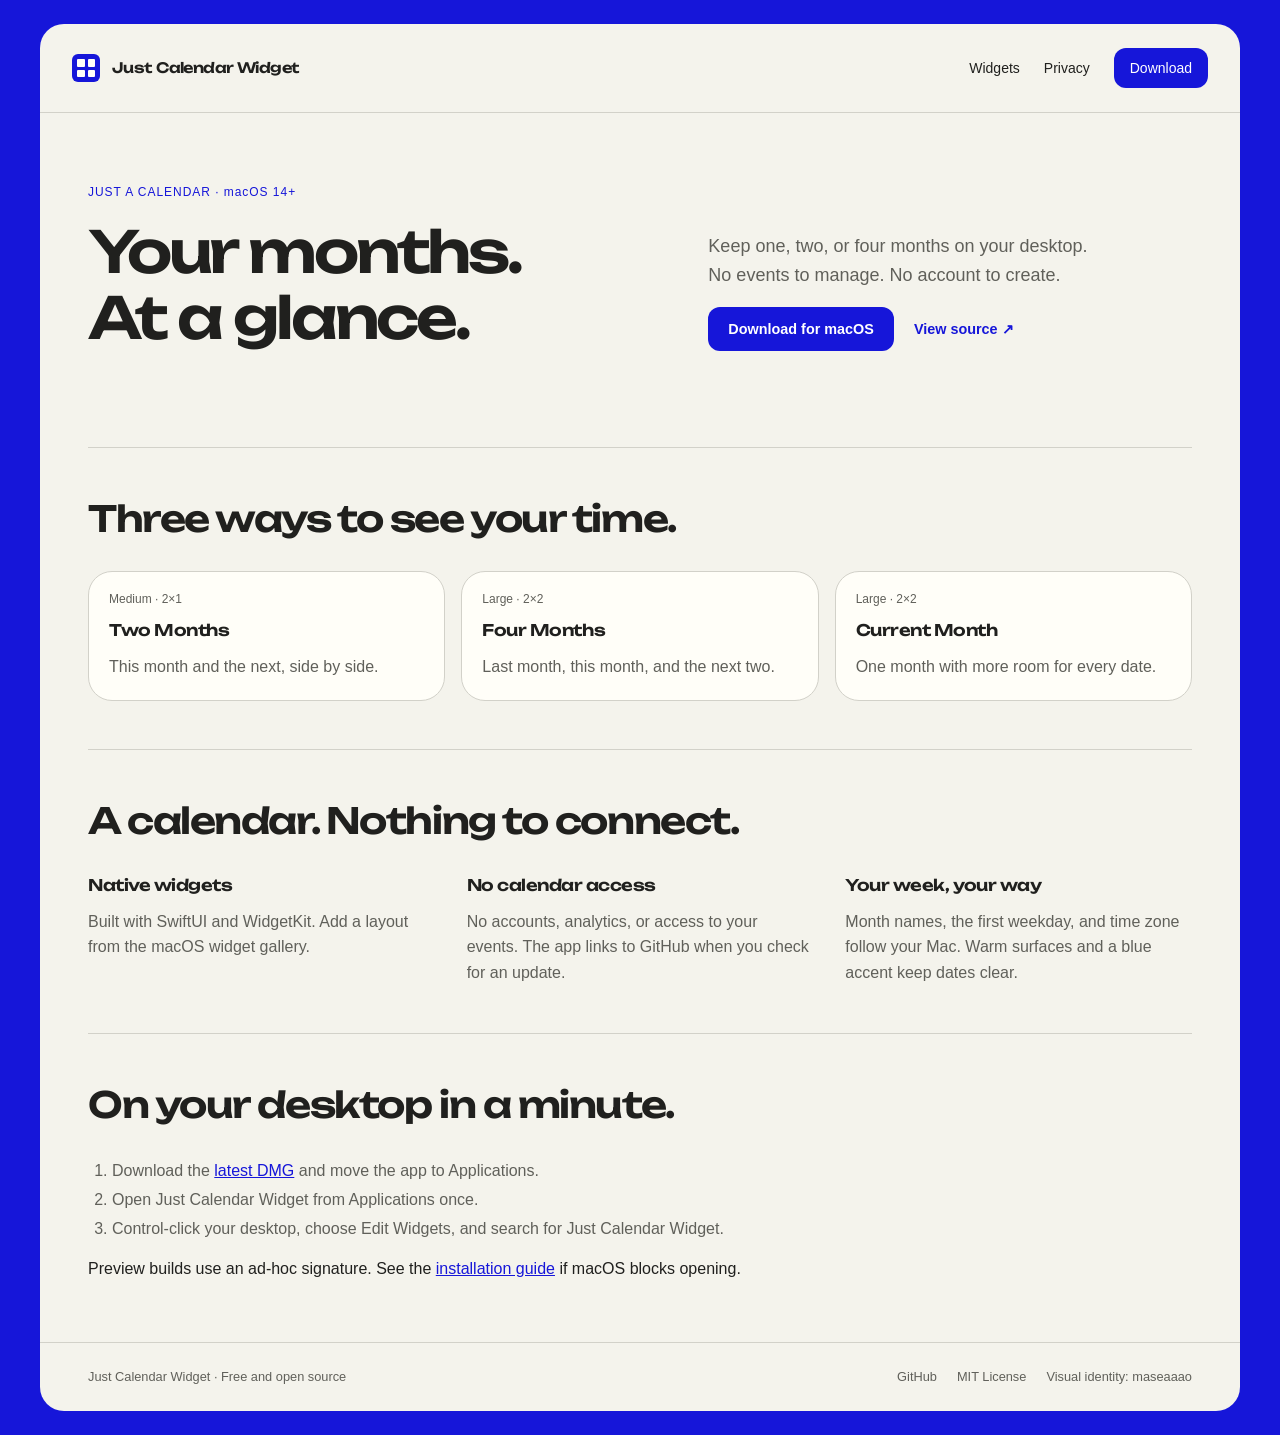
<file: docs/index.html>
<!doctype html>
<html lang="en">
  <head>
    <meta charset="utf-8" />
    <meta name="viewport" content="width=device-width, initial-scale=1" />
    <meta name="description" content="Three native calendar widgets for macOS. No accounts, events, or subscriptions." />
    <meta name="theme-color" content="#1616d9" />
    <title>Just Calendar Widget</title>
    <link rel="stylesheet" href="styles.css" />
  </head>
  <body>
    <a class="skip-link" href="#main">Skip to content</a>
    <header class="site-header">
      <a class="brand" href="#top" aria-label="Just Calendar Widget home">
        <span class="brand-mark" aria-hidden="true"><i></i><i></i><i></i><i></i></span>
        <span>Just Calendar Widget</span>
      </a>
      <nav aria-label="Main navigation">
        <a href="#widgets">Widgets</a>
        <a href="#privacy">Privacy</a>
        <a class="nav-download" href="https://github.com/maxxborer/just-calendar-widget/releases">Download</a>
      </nav>
    </header>
    <main id="main">
      <section class="hero" id="top" aria-labelledby="hero-title">
        <div class="hero-heading">
          <div>
            <p class="eyebrow">JUST A CALENDAR · macOS 14+</p>
            <h1 id="hero-title">Your months.<br />At a glance.</h1>
          </div>
          <div>
            <p class="hero-copy">Keep one, two, or four months on your desktop. No events to manage. No account to create.</p>
            <div class="hero-actions">
              <a class="button button-primary" href="https://github.com/maxxborer/just-calendar-widget/releases">Download for macOS</a>
              <a class="button button-text" href="https://github.com/maxxborer/just-calendar-widget">View source ↗</a>
            </div>
          </div>
        </div>
        <!-- native-gallery:start -->
        <!-- native-gallery:end -->
      </section>
      <section class="widgets" id="widgets" aria-labelledby="widgets-title">
        <h2 id="widgets-title">Three ways to see your time.</h2>
        <div class="widget-options">
          <article class="option">
            <!-- native-two:start -->
            <!-- native-two:end -->
            <p class="option-size">Medium · 2×1</p>
            <h3>Two Months</h3>
            <p>This month and the next, side by side.</p>
          </article>
          <article class="option">
            <!-- native-four:start -->
            <!-- native-four:end -->
            <p class="option-size">Large · 2×2</p>
            <h3>Four Months</h3>
            <p>Last month, this month, and the next two.</p>
          </article>
          <article class="option">
            <!-- native-current:start -->
            <!-- native-current:end -->
            <p class="option-size">Large · 2×2</p>
            <h3>Current Month</h3>
            <p>One month with more room for every date.</p>
          </article>
        </div>
      </section>
      <section class="features" id="privacy" aria-labelledby="features-title">
        <h2 id="features-title">A calendar. Nothing to connect.</h2>
        <div class="feature-list">
          <article><h3>Native widgets</h3><p>Built with SwiftUI and WidgetKit. Add a layout from the macOS widget gallery.</p></article>
          <article><h3>No calendar access</h3><p>No accounts, analytics, or access to your events. The app links to GitHub when you check for an update.</p></article>
          <article><h3>Your week, your way</h3><p>Month names, the first weekday, and time zone follow your Mac. Warm surfaces and a blue accent keep dates clear.</p></article>
        </div>
      </section>
      <section class="install" aria-labelledby="install-title">
        <h2 id="install-title">On your desktop in a minute.</h2>
        <ol>
          <li>Download the <a href="https://github.com/maxxborer/just-calendar-widget/releases">latest DMG</a> and move the app to Applications.</li>
          <li>Open Just Calendar Widget from Applications once.</li>
          <li>Control-click your desktop, choose Edit Widgets, and search for Just Calendar Widget.</li>
        </ol>
        <p>Preview builds use an ad-hoc signature. See the <a href="https://github.com/maxxborer/just-calendar-widget#install">installation guide</a> if macOS blocks opening.</p>
      </section>
    </main>
    <footer>
      <span>Just Calendar Widget · Free and open source</span>
      <span><a href="https://github.com/maxxborer/just-calendar-widget">GitHub</a><a href="https://github.com/maxxborer/just-calendar-widget/blob/main/LICENSE">MIT License</a><a href="https://github.com/maseaaao/maseaaao.tv">Visual identity: maseaaao</a></span>
    </footer>
  </body>
</html>
</file>
<file: docs/styles.css>
@font-face {
  font-family: Unbounded;
  src: url('fonts/unbounded-600.woff2') format('woff2');
  font-style: normal;
  font-weight: 600;
  font-display: swap;
}

/* Identity: https://github.com/maseaaao/maseaaao.tv/tree/main/packages/design */
:root {
  color-scheme: light;
  --brand: #1616d9;
  --surface: #f4f3ec;
  --field: #fffef8;
  --ink: #20201e;
  --muted: #60605a;
  --line: #d2d1c9;
  --hover: #1010a9;
  font-family: Arial, sans-serif;
  color: var(--ink);
  background: var(--brand);
}
* { box-sizing: border-box; }
html { scroll-behavior: smooth; }
body { margin: 0; padding: 24px; }
a { color: inherit; text-decoration: none; }
a:focus-visible { outline: 3px solid var(--brand); outline-offset: 5px; }
a:hover { text-decoration: underline; text-underline-offset: .2em; }
h1, h2, h3, p { margin-top: 0; }
h1, h2, h3, .brand { font-family: Unbounded, Arial, sans-serif; font-weight: 600; }
.skip-link { position: fixed; top: -5rem; left: 2rem; z-index: 10; padding: 1rem; background: var(--field); border-radius: 12px; }
.skip-link:focus { top: 1rem; }
.site-header, main, footer { max-width: 1200px; margin-inline: auto; background: var(--surface); }
.site-header { padding: 24px 32px; border-radius: 24px 24px 0 0; display: flex; align-items: center; justify-content: space-between; gap: 24px; border-bottom: 1px solid var(--line); }
.brand { display: flex; align-items: center; gap: 12px; font-size: .9rem; letter-spacing: -.04em; }
.brand-mark { width: 28px; height: 28px; display: grid; grid-template-columns: repeat(2, 1fr); gap: 3px; padding: 5px; background: var(--brand); border-radius: 6px; }
.brand-mark i { background: var(--field); border-radius: 1px; }
nav { display: flex; align-items: center; gap: 24px; font-size: .875rem; }
.nav-download, .button-primary { background: var(--brand); color: white; border-radius: 12px; }
.nav-download { padding: 12px 16px; }
.nav-download:hover, .button-primary:hover { background: var(--hover); text-decoration: none; }
.hero { padding: 72px 48px 48px; }
.hero-heading { display: grid; grid-template-columns: 1.2fr 1fr; align-items: end; gap: 40px; margin-bottom: 48px; }
.eyebrow { font-size: .75rem; letter-spacing: .08em; color: var(--brand); margin-bottom: 20px; }
h1 { font-size: clamp(2.3rem, 4.5vw, 4.25rem); line-height: 1.15; letter-spacing: -.055em; margin-bottom: 0; }
.hero-copy { font-size: 1.125rem; line-height: 1.6; color: var(--muted); max-width: 400px; }
.hero-actions { display: flex; gap: 20px; align-items: center; flex-wrap: wrap; }
.button { min-height: 44px; display: inline-flex; align-items: center; justify-content: center; font-size: .9rem; font-weight: bold; }
.button-primary { padding: 14px 20px; }
.button-text { color: var(--brand); }
.product-preview { margin: 0; }
.product-preview img { display: block; width: min(100%, 752px); height: auto; margin-inline: auto; border-radius: 24px; }
figcaption { color: var(--muted); text-align: center; margin-top: 16px; font-size: .8rem; line-height: 1.5; }
.widgets, .features, .install { margin-inline: 48px; padding: 48px 0; border-top: 1px solid var(--line); }
h2 { font-size: clamp(1.5rem, 3vw, 2.25rem); line-height: 1.3; letter-spacing: -.04em; margin-bottom: 28px; }
.widget-options { display: grid; grid-template-columns: repeat(3, minmax(0, 1fr)); gap: 16px; }
.option { padding: 20px; background: var(--field); border: 1px solid var(--line); border-radius: 24px; }
.option-image { height: 220px; display: flex; align-items: center; justify-content: center; margin-bottom: 24px; }
.option-image img { width: 100%; max-height: 220px; object-fit: contain; }
.option-size { font-size: .75rem; color: var(--muted); margin-bottom: 12px; }
h3 { font-size: 1rem; line-height: 1.5; letter-spacing: -.03em; margin-bottom: 12px; }
.option > p:last-child, .feature-list p { color: var(--muted); line-height: 1.6; margin-bottom: 0; }
.feature-list { display: grid; grid-template-columns: repeat(3, minmax(0, 1fr)); gap: 32px; }
.install ol { padding-left: 24px; line-height: 1.8; color: var(--muted); }
.install a { color: var(--brand); text-decoration: underline; }
footer { display: flex; gap: 24px; justify-content: space-between; padding: 24px 48px; border-top: 1px solid var(--line); border-radius: 0 0 24px 24px; font-size: .8rem; color: var(--muted); line-height: 1.6; }
footer span:last-child { display: flex; gap: 20px; flex-wrap: wrap; }
@media (max-width: 860px) {
  .hero-heading { grid-template-columns: 1fr; gap: 24px; }
  .hero-copy { max-width: 550px; }
  .hero, .site-header { padding-inline: 24px; }
  .widgets, .features, .install { margin-inline: 24px; }
  .widget-options { grid-template-columns: 1fr; }
  .option:has(.option-image) { display: grid; grid-template-columns: 1fr 1fr; column-gap: 24px; }
  .option-image { grid-row: span 3; margin-bottom: 0; }
  .option-size { align-self: end; }
  footer { padding-inline: 24px; }
}
@media (max-width: 540px) {
  body { padding: 8px; }
  .site-header { padding: 20px 16px; gap: 12px; }
  .brand { max-width: 180px; font-size: .75rem; }
  .brand-mark { flex-shrink: 0; }
  nav { gap: 0; }
  nav a:not(.nav-download) { display: none; }
  .nav-download { padding: 10px; font-size: .75rem; }
  .hero { padding: 40px 16px 32px; }
  .hero-heading { margin-bottom: 32px; }
  .hero-actions { gap: 16px; }
  .widgets, .features, .install { margin-inline: 16px; padding-block: 32px; }
  .option:has(.option-image) { display: block; }
  .option-image { margin-bottom: 24px; }
  .feature-list { grid-template-columns: 1fr; gap: 24px; }
  footer { flex-direction: column; padding: 24px 16px; }
}
@media (prefers-reduced-motion: reduce) { html { scroll-behavior: auto; } }
</file>
